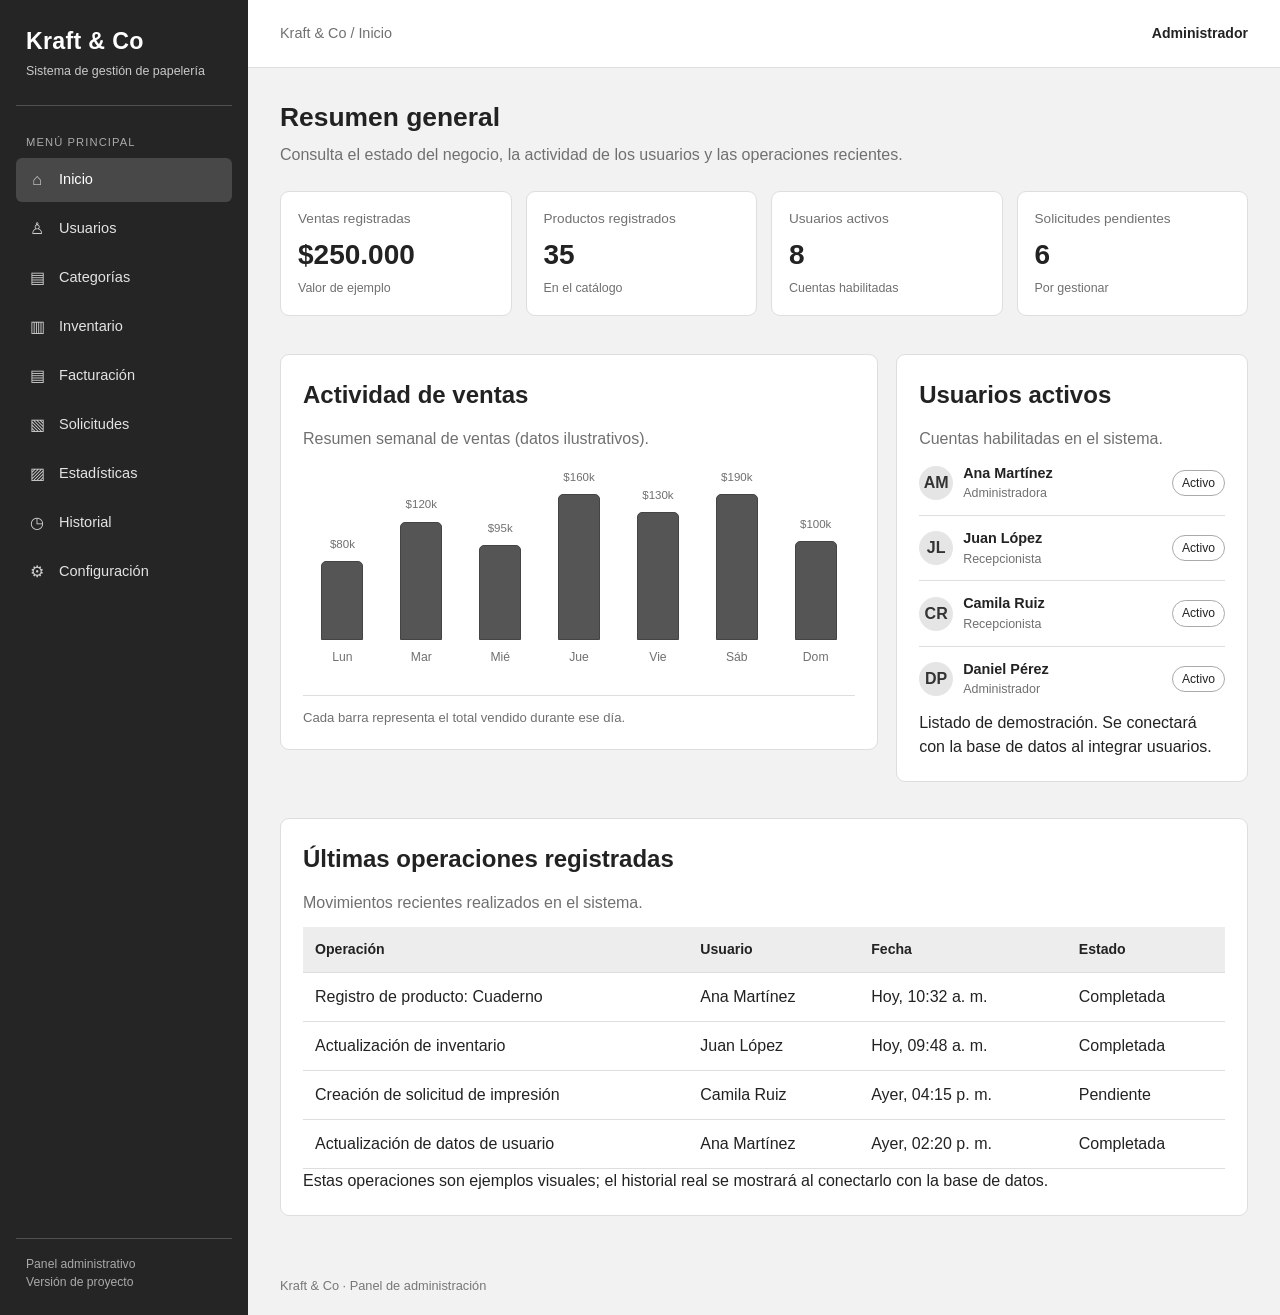
<file: backend/index.html>
<!DOCTYPE html>
<!DOCTYPE html>
<!DOCTYPE html>
<html lang="es">
 <head>
  <meta charset="utf-8"/>
  <meta content="width=device-width, initial-scale=1.0" name="viewport"/>
  <title>
   Kraft &amp; Co | Panel principal
  </title>
  <link href="css/estilos.css" rel="stylesheet"/>
 </head>
 <body>
  <div class="app-layout">
   <!-- Menú lateral: enlaces para cambiar de sección -->
   <aside class="sidebar">
    <div class="brand">
     <h1>
      Kraft &amp; Co
     </h1>
     <p>
      Sistema de gestión de papelería
     </p>
    </div>
    <div class="nav-title">
     Menú principal
    </div>
    <nav class="nav-list">
     <a class="active" href="index.html">
      <span class="nav-icon">
       ⌂
      </span>
      <span>
       Inicio
      </span>
     </a>
     <a href="modulos/usuarios/index.html">
      <span class="nav-icon">
       ♙
      </span>
      <span>
       Usuarios
      </span>
     </a>
     <a href="modulos/categorias/index.html">
      <span class="nav-icon">
       ▤
      </span>
      <span>
       Categorías
      </span>
     </a>
     <a href="modulos/inventario/index.html">
      <span class="nav-icon">
       ▥
      </span>
      <span>
       Inventario
      </span>
     </a>
     <a href="./modulos/facturacion/index.html">
      <span class="nav-icon">
       ▤
      </span>
      <span>
       Facturación
      </span>
     </a>
     <a href="modulos/solicitudes/index.html">
      <span class="nav-icon">
       ▧
      </span>
      <span>
       Solicitudes
      </span>
     </a>
     <a href="modulos/estadisticas/index.html">
      <span class="nav-icon">
       ▨
      </span>
      <span>
       Estadísticas
      </span>
     </a>
     <a href="modulos/historial/index.html">
      <span class="nav-icon">
       ◷
      </span>
      <span>
       Historial
      </span>
     </a>
     <a href="modulos/configuracion/index.html">
      <span class="nav-icon">
       ⚙
      </span>
      <span>
       Configuración
      </span>
     </a>
    </nav>
    <div class="sidebar-foot">
     Panel administrativo
     <br/>
     Versión de proyecto
    </div>
   </aside>
   <div class="main-area">
    <!-- Encabezado: muestra el nombre de la sección -->
    <header class="topbar">
     <span class="crumb">
      Kraft &amp; Co / Inicio
     </span>
     <span class="user">
      Administrador
     </span>
    </header>
    <!-- Contenido principal de esta página -->
    <main class="page-content">
     <section class="intro">
      <h2>
       Resumen general
      </h2>
      <p>
       Consulta el estado del negocio, la actividad de los usuarios y las operaciones recientes.
      </p>
     </section>
     <section aria-label="Indicadores principales" class="kpi-grid">
      <article class="kpi">
       <div class="kpi-label">
        Ventas registradas
       </div>
       <div class="kpi-value">
        $250.000
       </div>
       <div class="kpi-note">
        Valor de ejemplo
       </div>
      </article>
      <article class="kpi">
       <div class="kpi-label">
        Productos registrados
       </div>
       <div class="kpi-value">
        35
       </div>
       <div class="kpi-note">
        En el catálogo
       </div>
      </article>
      <article class="kpi">
       <div class="kpi-label">
        Usuarios activos
       </div>
       <div class="kpi-value">
        8
       </div>
       <div class="kpi-note">
        Cuentas habilitadas
       </div>
      </article>
      <article class="kpi">
       <div class="kpi-label">
        Solicitudes pendientes
       </div>
       <div class="kpi-value">
        6
       </div>
       <div class="kpi-note">
        Por gestionar
       </div>
      </article>
     </section>
     <div class="dashboard-grid">
      <section class="bloque">
       <h2>
        Actividad de ventas
       </h2>
       <p class="descripcion">
        Resumen semanal de ventas (datos ilustrativos).
       </p>
       <div aria-label="Gráfica de barras de ventas de lunes a domingo" class="chart-wrap" role="img">
        <div class="chart-column">
         <span class="chart-value">
          $80k
         </span>
         <div class="chart-bar" style="height:40%">
         </div>
         <span class="chart-day">
          Lun
         </span>
        </div>
        <div class="chart-column">
         <span class="chart-value">
          $120k
         </span>
         <div class="chart-bar" style="height:60%">
         </div>
         <span class="chart-day">
          Mar
         </span>
        </div>
        <div class="chart-column">
         <span class="chart-value">
          $95k
         </span>
         <div class="chart-bar" style="height:48%">
         </div>
         <span class="chart-day">
          Mié
         </span>
        </div>
        <div class="chart-column">
         <span class="chart-value">
          $160k
         </span>
         <div class="chart-bar" style="height:80%">
         </div>
         <span class="chart-day">
          Jue
         </span>
        </div>
        <div class="chart-column">
         <span class="chart-value">
          $130k
         </span>
         <div class="chart-bar" style="height:65%">
         </div>
         <span class="chart-day">
          Vie
         </span>
        </div>
        <div class="chart-column">
         <span class="chart-value">
          $190k
         </span>
         <div class="chart-bar" style="height:95%">
         </div>
         <span class="chart-day">
          Sáb
         </span>
        </div>
        <div class="chart-column">
         <span class="chart-value">
          $100k
         </span>
         <div class="chart-bar" style="height:50%">
         </div>
         <span class="chart-day">
          Dom
         </span>
        </div>
       </div>
       <p class="chart-legend">
        Cada barra representa el total vendido durante ese día.
       </p>
      </section>
      <section class="bloque">
       <h2>
        Usuarios activos
       </h2>
       <p class="descripcion">
        Cuentas habilitadas en el sistema.
       </p>
       <div class="panel-list">
        <div class="panel-row">
         <div class="person">
          <div class="avatar">
           AM
          </div>
          <div>
           <div class="person-name">
            Ana Martínez
           </div>
           <div class="person-role">
            Administradora
           </div>
          </div>
         </div>
         <span class="status">
          Activo
         </span>
        </div>
        <div class="panel-row">
         <div class="person">
          <div class="avatar">
           JL
          </div>
          <div>
           <div class="person-name">
            Juan López
           </div>
           <div class="person-role">
            Recepcionista
           </div>
          </div>
         </div>
         <span class="status">
          Activo
         </span>
        </div>
        <div class="panel-row">
         <div class="person">
          <div class="avatar">
           CR
          </div>
          <div>
           <div class="person-name">
            Camila Ruiz
           </div>
           <div class="person-role">
            Recepcionista
           </div>
          </div>
         </div>
         <span class="status">
          Activo
         </span>
        </div>
        <div class="panel-row">
         <div class="person">
          <div class="avatar">
           DP
          </div>
          <div>
           <div class="person-name">
            Daniel Pérez
           </div>
           <div class="person-role">
            Administrador
           </div>
          </div>
         </div>
         <span class="status">
          Activo
         </span>
        </div>
       </div>
       <p class="ayuda">
        Listado de demostración. Se conectará con la base de datos al integrar usuarios.
       </p>
      </section>
     </div>
     <section class="bloque">
      <h2>
       Últimas operaciones registradas
      </h2>
      <p class="descripcion">
       Movimientos recientes realizados en el sistema.
      </p>
      <div class="tabla-contenedor">
       <table>
        <thead>
         <tr>
          <th>
           Operación
          </th>
          <th>
           Usuario
          </th>
          <th>
           Fecha
          </th>
          <th>
           Estado
          </th>
         </tr>
        </thead>
        <tbody>
         <tr>
          <td>
           Registro de producto: Cuaderno
          </td>
          <td>
           Ana Martínez
          </td>
          <td>
           Hoy, 10:32 a. m.
          </td>
          <td>
           Completada
          </td>
         </tr>
         <tr>
          <td>
           Actualización de inventario
          </td>
          <td>
           Juan López
          </td>
          <td>
           Hoy, 09:48 a. m.
          </td>
          <td>
           Completada
          </td>
         </tr>
         <tr>
          <td>
           Creación de solicitud de impresión
          </td>
          <td>
           Camila Ruiz
          </td>
          <td>
           Ayer, 04:15 p. m.
          </td>
          <td>
           Pendiente
          </td>
         </tr>
         <tr>
          <td>
           Actualización de datos de usuario
          </td>
          <td>
           Ana Martínez
          </td>
          <td>
           Ayer, 02:20 p. m.
          </td>
          <td>
           Completada
          </td>
         </tr>
        </tbody>
       </table>
      </div>
      <p class="ayuda">
       Estas operaciones son ejemplos visuales; el historial real se mostrará al conectarlo con la base de datos.
      </p>
     </section>
    </main>
    <footer class="pie">
     Kraft &amp; Co · Panel de administración
    </footer>
   </div>
  </div>
 </body>
</html>
</file>
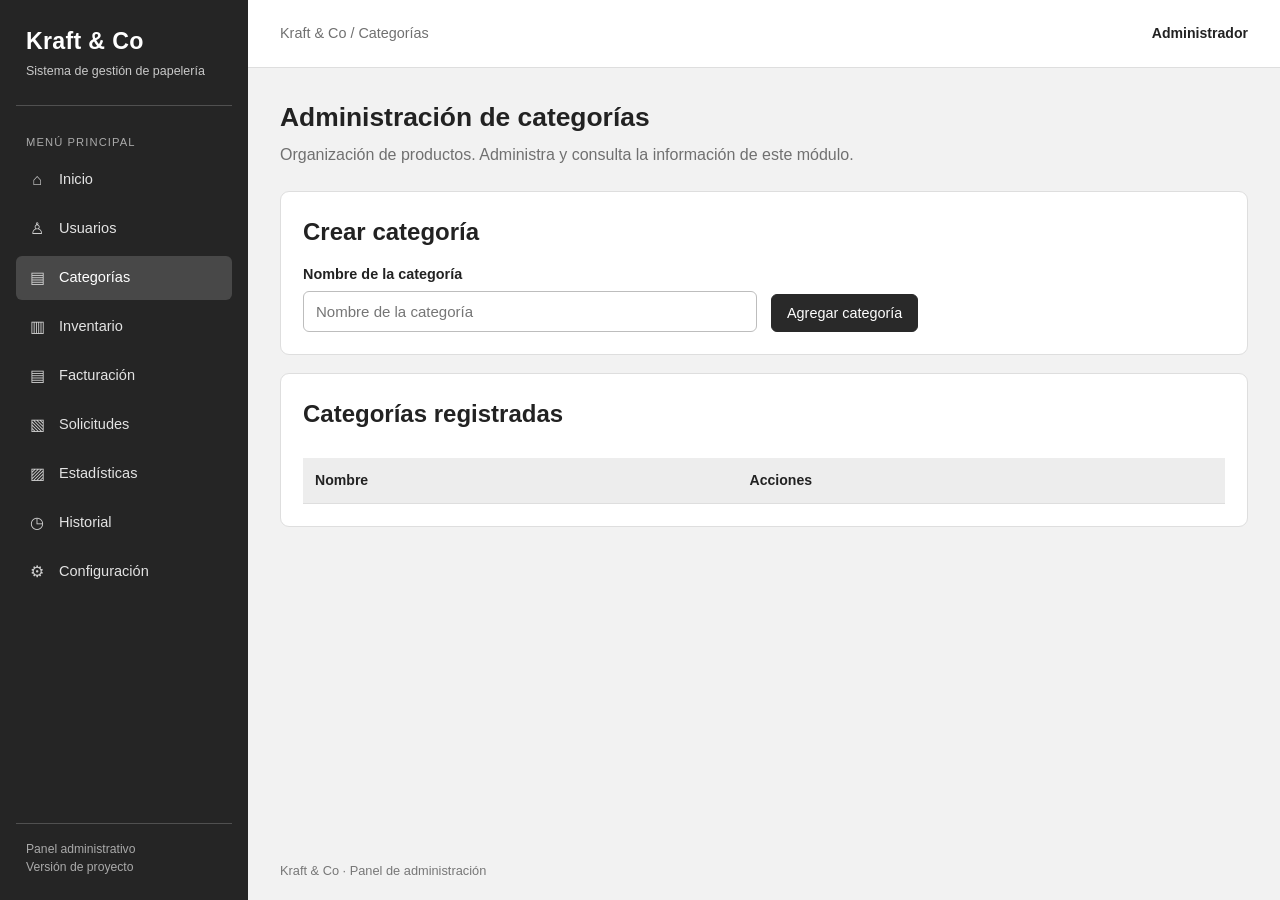
<file: backend/modulos/categorias/index.html>
<!DOCTYPE html>
<!DOCTYPE html>
<!DOCTYPE html>
<html lang="es">
 <head>
  <meta charset="utf-8"/>
  <meta content="width=device-width, initial-scale=1.0" name="viewport"/>
  <title>
   Administración de categorías | Kraft &amp; Co
  </title>
  <link href="../../css/estilos.css" rel="stylesheet"/>
 </head>
 <body>
  <div class="app-layout">
   <!-- Menú lateral: enlaces para cambiar de sección -->
   <aside class="sidebar">
    <div class="brand">
     <h1>
      Kraft &amp; Co
     </h1>
     <p>
      Sistema de gestión de papelería
     </p>
    </div>
    <div class="nav-title">
     Menú principal
    </div>
    <nav class="nav-list">
     <a href="../../index.html">
      <span class="nav-icon">
       ⌂
      </span>
      <span>
       Inicio
      </span>
     </a>
     <a href="../../modulos/usuarios/index.html">
      <span class="nav-icon">
       ♙
      </span>
      <span>
       Usuarios
      </span>
     </a>
     <a class="active" href="../../modulos/categorias/index.html">
      <span class="nav-icon">
       ▤
      </span>
      <span>
       Categorías
      </span>
     </a>
     <a href="../../modulos/inventario/index.html">
      <span class="nav-icon">
       ▥
      </span>
      <span>
       Inventario
      </span>
     </a>
     <a href="../../modulos/facturacion/index.html">
      <span class="nav-icon">
       ▤
      </span>
      <span>
       Facturación
      </span>
     </a>
     <a href="../../modulos/solicitudes/index.html">
      <span class="nav-icon">
       ▧
      </span>
      <span>
       Solicitudes
      </span>
     </a>
     <a href="../../modulos/estadisticas/index.html">
      <span class="nav-icon">
       ▨
      </span>
      <span>
       Estadísticas
      </span>
     </a>
     <a href="../../modulos/historial/index.html">
      <span class="nav-icon">
       ◷
      </span>
      <span>
       Historial
      </span>
     </a>
     <a href="../../modulos/configuracion/index.html">
      <span class="nav-icon">
       ⚙
      </span>
      <span>
       Configuración
      </span>
     </a>
    </nav>
    <div class="sidebar-foot">
     Panel administrativo
     <br/>
     Versión de proyecto
    </div>
   </aside>
   <div class="main-area">
    <!-- Encabezado: muestra el nombre de la sección -->
    <header class="topbar">
     <span class="crumb">
      Kraft &amp; Co / Categorías
     </span>
     <span class="user">
      Administrador
     </span>
    </header>
    <!-- Contenido principal de esta página -->
    <main class="page-content">
     <section class="intro">
      <h2>
       Administración de categorías
      </h2>
      <p>
       Organización de productos. Administra y consulta la información de este módulo.
      </p>
     </section>
     <section class="bloque">
      <h2>
       Crear categoría
      </h2>
      <div class="formulario">
       <div class="campo">
        <label for="nombreCategoria">
         Nombre de la categoría
        </label>
        <input id="nombreCategoria" placeholder="Nombre de la categoría"/>
       </div>
       <div>
        <button onclick="registrarCategoria()">
         Agregar categoría
        </button>
       </div>
      </div>
     </section>
     <section class="bloque">
      <h2>
       Categorías registradas
      </h2>
      <div class="tabla-contenedor">
       <table>
        <thead>
         <tr>
          <th>
           Nombre
          </th>
          <th>
           Acciones
          </th>
         </tr>
        </thead>
        <tbody id="tablaCategorias">
        </tbody>
       </table>
      </div>
     </section>
    </main>
    <footer class="pie">
     Kraft &amp; Co · Panel de administración
    </footer>
   </div>
  </div>
  <script src="funciones.js">
  </script>
 </body>
</html>
</file>
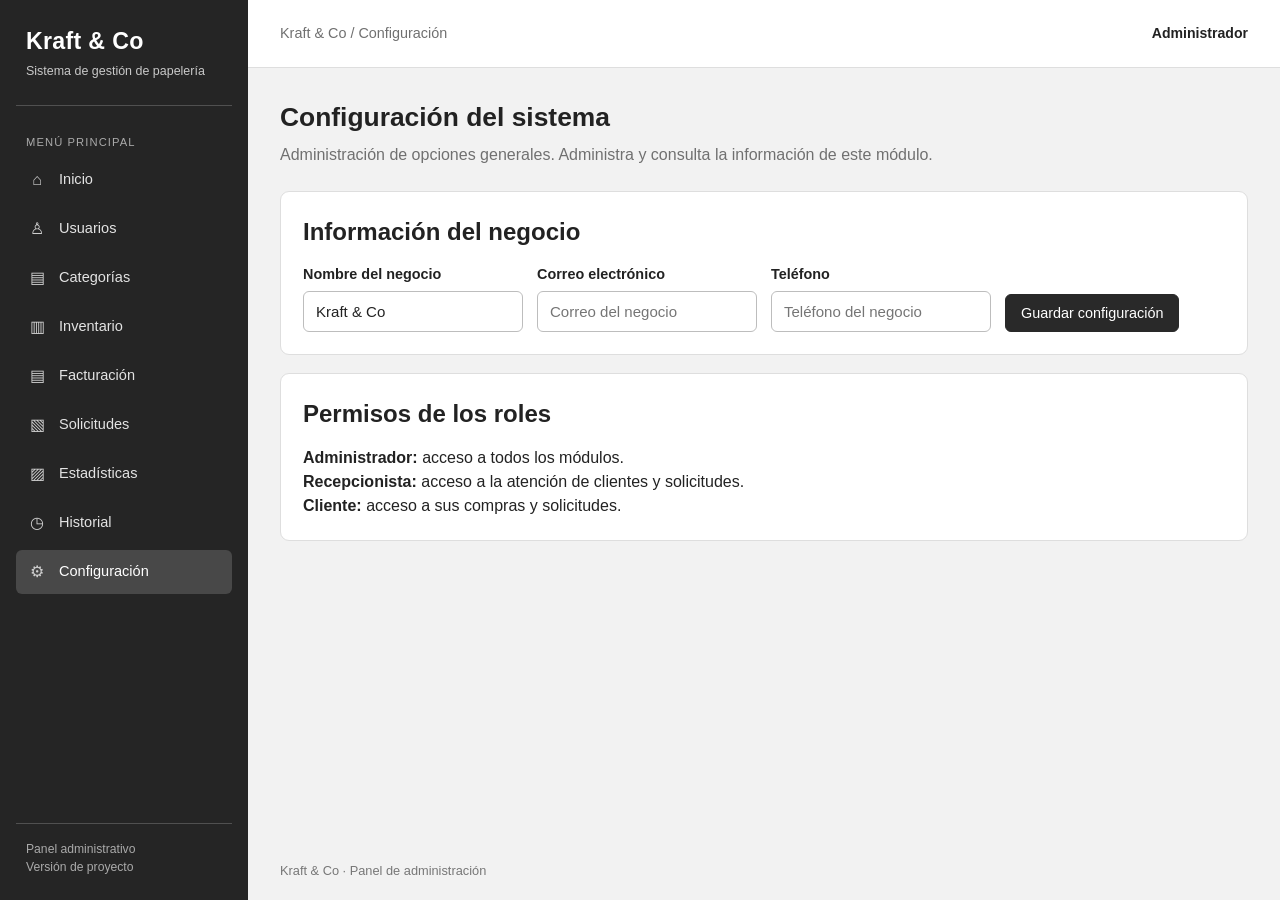
<file: backend/modulos/configuracion/index.html>
<!DOCTYPE html>
<!DOCTYPE html>
<!DOCTYPE html>
<html lang="es">
 <head>
  <meta charset="utf-8"/>
  <meta content="width=device-width, initial-scale=1.0" name="viewport"/>
  <title>
   Configuración del sistema | Kraft &amp; Co
  </title>
  <link href="../../css/estilos.css" rel="stylesheet"/>
 </head>
 <body>
  <div class="app-layout">
   <!-- Menú lateral: enlaces para cambiar de sección -->
   <aside class="sidebar">
    <div class="brand">
     <h1>
      Kraft &amp; Co
     </h1>
     <p>
      Sistema de gestión de papelería
     </p>
    </div>
    <div class="nav-title">
     Menú principal
    </div>
    <nav class="nav-list">
     <a href="../../index.html">
      <span class="nav-icon">
       ⌂
      </span>
      <span>
       Inicio
      </span>
     </a>
     <a href="../../modulos/usuarios/index.html">
      <span class="nav-icon">
       ♙
      </span>
      <span>
       Usuarios
      </span>
     </a>
     <a href="../../modulos/categorias/index.html">
      <span class="nav-icon">
       ▤
      </span>
      <span>
       Categorías
      </span>
     </a>
     <a href="../../modulos/inventario/index.html">
      <span class="nav-icon">
       ▥
      </span>
      <span>
       Inventario
      </span>
     </a>
     <a href="../../modulos/facturacion/index.html">
      <span class="nav-icon">
       ▤
      </span>
      <span>
       Facturación
      </span>
     </a>
     <a href="../../modulos/solicitudes/index.html">
      <span class="nav-icon">
       ▧
      </span>
      <span>
       Solicitudes
      </span>
     </a>
     <a href="../../modulos/estadisticas/index.html">
      <span class="nav-icon">
       ▨
      </span>
      <span>
       Estadísticas
      </span>
     </a>
     <a href="../../modulos/historial/index.html">
      <span class="nav-icon">
       ◷
      </span>
      <span>
       Historial
      </span>
     </a>
     <a class="active" href="../../modulos/configuracion/index.html">
      <span class="nav-icon">
       ⚙
      </span>
      <span>
       Configuración
      </span>
     </a>
    </nav>
    <div class="sidebar-foot">
     Panel administrativo
     <br/>
     Versión de proyecto
    </div>
   </aside>
   <div class="main-area">
    <!-- Encabezado: muestra el nombre de la sección -->
    <header class="topbar">
     <span class="crumb">
      Kraft &amp; Co / Configuración
     </span>
     <span class="user">
      Administrador
     </span>
    </header>
    <!-- Contenido principal de esta página -->
    <main class="page-content">
     <section class="intro">
      <h2>
       Configuración del sistema
      </h2>
      <p>
       Administración de opciones generales. Administra y consulta la información de este módulo.
      </p>
     </section>
     <section class="bloque">
      <h2>
       Información del negocio
      </h2>
      <div class="formulario">
       <div class="campo">
        <label for="nombreNegocio">
         Nombre del negocio
        </label>
        <input id="nombreNegocio" value="Kraft &amp; Co"/>
       </div>
       <div class="campo">
        <label for="correoNegocio">
         Correo electrónico
        </label>
        <input id="correoNegocio" placeholder="Correo del negocio" type="email"/>
       </div>
       <div class="campo">
        <label for="telefonoNegocio">
         Teléfono
        </label>
        <input id="telefonoNegocio" placeholder="Teléfono del negocio"/>
       </div>
       <div>
        <button onclick="guardarConfiguracion()">
         Guardar configuración
        </button>
       </div>
      </div>
      <p class="ayuda" id="mensaje">
      </p>
     </section>
     <section class="bloque">
      <h2>
       Permisos de los roles
      </h2>
      <p>
       <strong>
        Administrador:
       </strong>
       acceso a todos los módulos.
      </p>
      <p>
       <strong>
        Recepcionista:
       </strong>
       acceso a la atención de clientes y solicitudes.
      </p>
      <p>
       <strong>
        Cliente:
       </strong>
       acceso a sus compras y solicitudes.
      </p>
     </section>
    </main>
    <footer class="pie">
     Kraft &amp; Co · Panel de administración
    </footer>
   </div>
  </div>
  <script src="funciones.js">
  </script>
 </body>
</html>
</file>
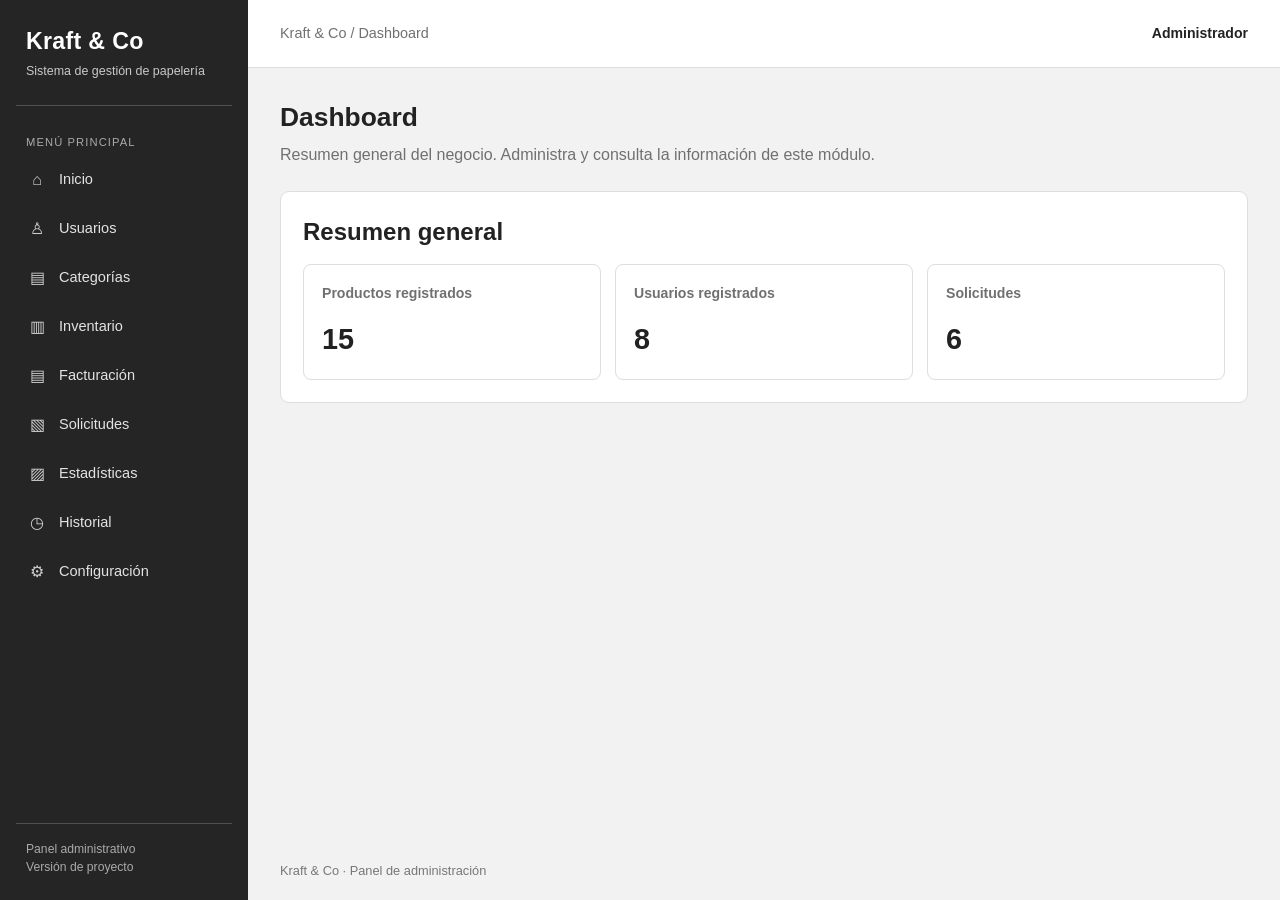
<file: backend/modulos/dasboard/index.html>
<!DOCTYPE html>
<!DOCTYPE html>
<!DOCTYPE html>
<html lang="es">
 <head>
  <meta charset="utf-8"/>
  <meta content="width=device-width, initial-scale=1.0" name="viewport"/>
  <title>
   Dashboard | Kraft &amp; Co
  </title>
  <link href="../../css/estilos.css" rel="stylesheet"/>
 </head>
 <body>
  <div class="app-layout">
   <!-- Menú lateral: enlaces para cambiar de sección -->
   <aside class="sidebar">
    <div class="brand">
     <h1>
      Kraft &amp; Co
     </h1>
     <p>
      Sistema de gestión de papelería
     </p>
    </div>
    <div class="nav-title">
     Menú principal
    </div>
    <nav class="nav-list">
     <a href="../../index.html">
      <span class="nav-icon">
       ⌂
      </span>
      <span>
       Inicio
      </span>
     </a>
     <a href="../../modulos/usuarios/index.html">
      <span class="nav-icon">
       ♙
      </span>
      <span>
       Usuarios
      </span>
     </a>
     <a href="../../modulos/categorias/index.html">
      <span class="nav-icon">
       ▤
      </span>
      <span>
       Categorías
      </span>
     </a>
     <a href="../../modulos/inventario/index.html">
      <span class="nav-icon">
       ▥
      </span>
      <span>
       Inventario
      </span>
     </a>
     <a href="../../modulos/facturacion/index.html">
      <span class="nav-icon">
       ▤
      </span>
      <span>
       Facturación
      </span>
     </a>
     <a href="../../modulos/solicitudes/index.html">
      <span class="nav-icon">
       ▧
      </span>
      <span>
       Solicitudes
      </span>
     </a>
     <a href="../../modulos/estadisticas/index.html">
      <span class="nav-icon">
       ▨
      </span>
      <span>
       Estadísticas
      </span>
     </a>
     <a href="../../modulos/historial/index.html">
      <span class="nav-icon">
       ◷
      </span>
      <span>
       Historial
      </span>
     </a>
     <a href="../../modulos/configuracion/index.html">
      <span class="nav-icon">
       ⚙
      </span>
      <span>
       Configuración
      </span>
     </a>
    </nav>
    <div class="sidebar-foot">
     Panel administrativo
     <br/>
     Versión de proyecto
    </div>
   </aside>
   <div class="main-area">
    <!-- Encabezado: muestra el nombre de la sección -->
    <header class="topbar">
     <span class="crumb">
      Kraft &amp; Co / Dashboard
     </span>
     <span class="user">
      Administrador
     </span>
    </header>
    <!-- Contenido principal de esta página -->
    <main class="page-content">
     <section class="intro">
      <h2>
       Dashboard
      </h2>
      <p>
       Resumen general del negocio. Administra y consulta la información de este módulo.
      </p>
     </section>
     <section class="bloque">
      <h2>
       Resumen general
      </h2>
      <div class="resumen-grid">
       <div class="resumen-item">
        <h3>
         Productos registrados
        </h3>
        <strong id="totalProductos">
         0
        </strong>
       </div>
       <div class="resumen-item">
        <h3>
         Usuarios registrados
        </h3>
        <strong id="totalUsuarios">
         0
        </strong>
       </div>
       <div class="resumen-item">
        <h3>
         Solicitudes
        </h3>
        <strong id="totalSolicitudes">
         0
        </strong>
       </div>
      </div>
     </section>
    </main>
    <footer class="pie">
     Kraft &amp; Co · Panel de administración
    </footer>
   </div>
  </div>
  <script src="funciones.js">
  </script>
 </body>
</html>
</file>
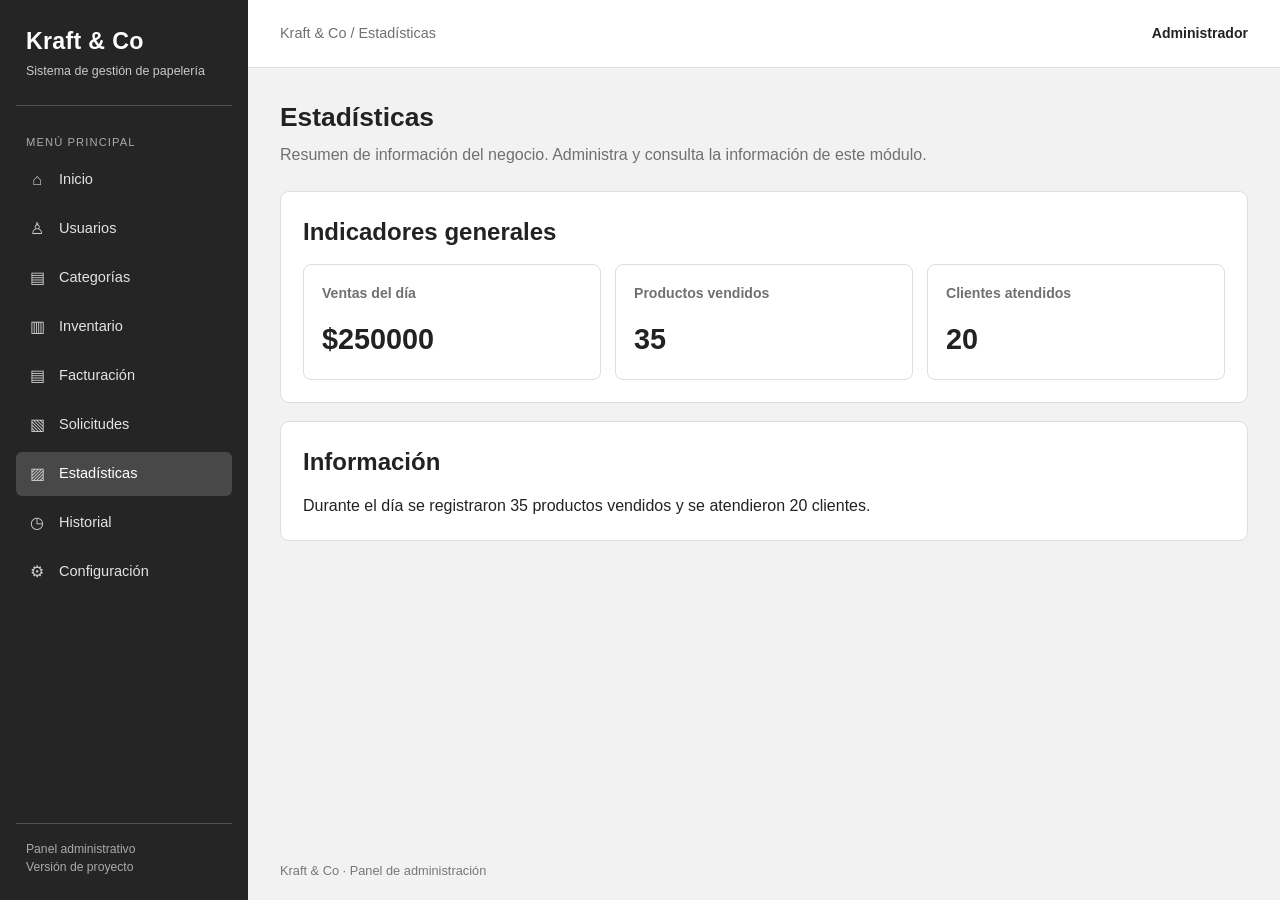
<file: backend/modulos/estadisticas/index.html>
<!DOCTYPE html>
<!DOCTYPE html>
<!DOCTYPE html>
<html lang="es">
 <head>
  <meta charset="utf-8"/>
  <meta content="width=device-width, initial-scale=1.0" name="viewport"/>
  <title>
   Estadísticas | Kraft &amp; Co
  </title>
  <link href="../../css/estilos.css" rel="stylesheet"/>
 </head>
 <body>
  <div class="app-layout">
   <!-- Menú lateral: enlaces para cambiar de sección -->
   <aside class="sidebar">
    <div class="brand">
     <h1>
      Kraft &amp; Co
     </h1>
     <p>
      Sistema de gestión de papelería
     </p>
    </div>
    <div class="nav-title">
     Menú principal
    </div>
    <nav class="nav-list">
     <a href="../../index.html">
      <span class="nav-icon">
       ⌂
      </span>
      <span>
       Inicio
      </span>
     </a>
     <a href="../../modulos/usuarios/index.html">
      <span class="nav-icon">
       ♙
      </span>
      <span>
       Usuarios
      </span>
     </a>
     <a href="../../modulos/categorias/index.html">
      <span class="nav-icon">
       ▤
      </span>
      <span>
       Categorías
      </span>
     </a>
     <a href="../../modulos/inventario/index.html">
      <span class="nav-icon">
       ▥
      </span>
      <span>
       Inventario
      </span>
     </a>
     <a href="../../modulos/facturacion/index.html">
      <span class="nav-icon">
       ▤
      </span>
      <span>
       Facturación
      </span>
     </a>
     <a href="../../modulos/solicitudes/index.html">
      <span class="nav-icon">
       ▧
      </span>
      <span>
       Solicitudes
      </span>
     </a>
     <a class="active" href="../../modulos/estadisticas/index.html">
      <span class="nav-icon">
       ▨
      </span>
      <span>
       Estadísticas
      </span>
     </a>
     <a href="../../modulos/historial/index.html">
      <span class="nav-icon">
       ◷
      </span>
      <span>
       Historial
      </span>
     </a>
     <a href="../../modulos/configuracion/index.html">
      <span class="nav-icon">
       ⚙
      </span>
      <span>
       Configuración
      </span>
     </a>
    </nav>
    <div class="sidebar-foot">
     Panel administrativo
     <br/>
     Versión de proyecto
    </div>
   </aside>
   <div class="main-area">
    <!-- Encabezado: muestra el nombre de la sección -->
    <header class="topbar">
     <span class="crumb">
      Kraft &amp; Co / Estadísticas
     </span>
     <span class="user">
      Administrador
     </span>
    </header>
    <!-- Contenido principal de esta página -->
    <main class="page-content">
     <section class="intro">
      <h2>
       Estadísticas
      </h2>
      <p>
       Resumen de información del negocio. Administra y consulta la información de este módulo.
      </p>
     </section>
     <section class="bloque">
      <h2>
       Indicadores generales
      </h2>
      <div class="resumen-grid">
       <div class="resumen-item">
        <h3>
         Ventas del día
        </h3>
        <strong id="ventas">
         $250.000
        </strong>
       </div>
       <div class="resumen-item">
        <h3>
         Productos vendidos
        </h3>
        <strong id="vendidos">
         35
        </strong>
       </div>
       <div class="resumen-item">
        <h3>
         Clientes atendidos
        </h3>
        <strong id="clientes">
         20
        </strong>
       </div>
      </div>
     </section>
     <section class="bloque">
      <h2>
       Información
      </h2>
      <p id="resumen">
      </p>
     </section>
    </main>
    <footer class="pie">
     Kraft &amp; Co · Panel de administración
    </footer>
   </div>
  </div>
  <script src="funciones.js">
  </script>
 </body>
</html>
</file>
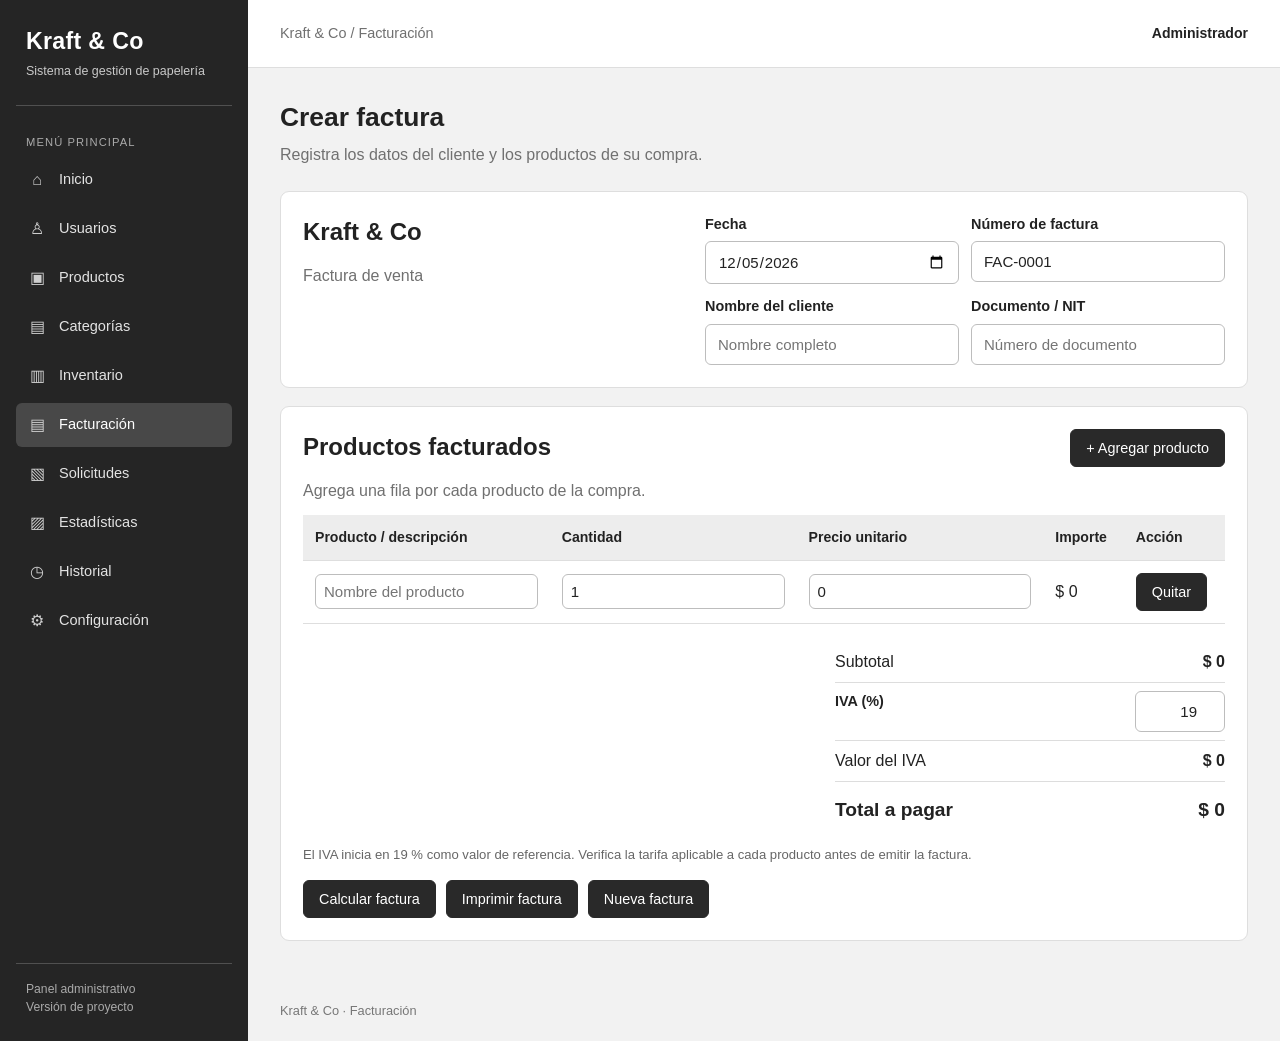
<file: backend/modulos/facturacion/index.html>
<!DOCTYPE html>
<!DOCTYPE html>
<!DOCTYPE html>
<html lang="es">
 <head>
  <meta charset="utf-8"/>
  <meta content="width=device-width, initial-scale=1.0" name="viewport"/>
  <title>
   Facturación | Kraft &amp; Co
  </title>
  <link href="../../css/estilos.css" rel="stylesheet"/>
  <style>
   .invoice-head{display:flex;justify-content:space-between;gap:18px;align-items:flex-start;flex-wrap:wrap}
.invoice-meta{display:grid;grid-template-columns:repeat(2,minmax(160px,1fr));gap:12px;max-width:520px;width:100%}
.invoice-table input{min-width:75px;padding:8px}
.invoice-table .product-name{min-width:180px}
.invoice-actions{display:flex;gap:10px;flex-wrap:wrap;margin-top:16px}
.invoice-total{max-width:390px;margin:18px 0 0 auto}
.total-row{display:flex;justify-content:space-between;padding:8px 0;border-bottom:1px solid #ddd}
.total-row.grand{font-size:1.2rem;font-weight:700;border-bottom:0;padding-top:14px}
.invoice-note{font-size:.82rem;color:#666;margin-top:12px}
@media print{
 body{background:#fff!important}.sidebar,.topbar,.pie,.no-print{display:none!important}
 .app-layout,.main-area{display:block!important}.page-content{padding:0!important;width:100%!important}
 .bloque{border:0!important;padding:0!important;margin:12px 0!important}
 input,select{border:0!important;padding:3px!important;appearance:none}
 .invoice-table input{min-width:0}
}
  </style>
 </head>
 <body>
  <div class="app-layout">
   <!-- Menú lateral: enlaces para cambiar de sección -->
   <aside class="sidebar">
    <div class="brand">
     <h1>
      Kraft &amp; Co
     </h1>
     <p>
      Sistema de gestión de papelería
     </p>
    </div>
    <div class="nav-title">
     Menú principal
    </div>
    <nav class="nav-list">
     <a href="../../index.html">
      <span class="nav-icon">
       ⌂
      </span>
      <span>
       Inicio
      </span>
     </a>
     <a href="../usuarios/index.html">
      <span class="nav-icon">
       ♙
      </span>
      <span>
       Usuarios
      </span>
     </a>
     <a href="../productos/index.html">
      <span class="nav-icon">
       ▣
      </span>
      <span>
       Productos
      </span>
     </a>
     <a href="../categorias/index.html">
      <span class="nav-icon">
       ▤
      </span>
      <span>
       Categorías
      </span>
     </a>
     <a href="../inventario/index.html">
      <span class="nav-icon">
       ▥
      </span>
      <span>
       Inventario
      </span>
     </a>
     <a class="active" href="index.html">
      <span class="nav-icon">
       ▤
      </span>
      <span>
       Facturación
      </span>
     </a>
     <a href="../solicitudes/index.html">
      <span class="nav-icon">
       ▧
      </span>
      <span>
       Solicitudes
      </span>
     </a>
     <a href="../estadisticas/index.html">
      <span class="nav-icon">
       ▨
      </span>
      <span>
       Estadísticas
      </span>
     </a>
     <a href="../historial/index.html">
      <span class="nav-icon">
       ◷
      </span>
      <span>
       Historial
      </span>
     </a>
     <a href="../configuracion/index.html">
      <span class="nav-icon">
       ⚙
      </span>
      <span>
       Configuración
      </span>
     </a>
    </nav>
    <div class="sidebar-foot">
     Panel administrativo
     <br/>
     Versión de proyecto
    </div>
   </aside>
   <div class="main-area">
    <!-- Encabezado: muestra el nombre de la sección -->
    <header class="topbar">
     <span class="crumb">
      Kraft &amp; Co / Facturación
     </span>
     <span class="user">
      Administrador
     </span>
    </header>
    <!-- Contenido principal de esta página -->
    <main class="page-content">
     <section class="intro">
      <h2>
       Crear factura
      </h2>
      <p>
       Registra los datos del cliente y los productos de su compra.
      </p>
     </section>
     <section class="bloque">
      <div class="invoice-head">
       <div>
        <h2>
         Kraft &amp; Co
        </h2>
        <p class="descripcion">
         Factura de venta
        </p>
        <p class="ayuda" id="invoiceNumber">
        </p>
       </div>
       <div class="invoice-meta">
        <div class="campo">
         <label for="fecha">
          Fecha
         </label>
         <input id="fecha" type="date"/>
        </div>
        <div class="campo">
         <label for="numero">
          Número de factura
         </label>
         <input id="numero" value="FAC-0001"/>
        </div>
        <div class="campo">
         <label for="cliente">
          Nombre del cliente
         </label>
         <input id="cliente" placeholder="Nombre completo"/>
        </div>
        <div class="campo">
         <label for="documento">
          Documento / NIT
         </label>
         <input id="documento" placeholder="Número de documento"/>
        </div>
       </div>
      </div>
     </section>
     <section class="bloque">
      <div class="invoice-head">
       <div>
        <h2>
         Productos facturados
        </h2>
        <p class="descripcion">
         Agrega una fila por cada producto de la compra.
        </p>
       </div>
       <button class="no-print" onclick="agregarFila()" type="button">
        + Agregar producto
       </button>
      </div>
      <div class="tabla-contenedor">
       <table class="invoice-table">
        <thead>
         <tr>
          <th>
           Producto / descripción
          </th>
          <th>
           Cantidad
          </th>
          <th>
           Precio unitario
          </th>
          <th>
           Importe
          </th>
          <th class="no-print">
           Acción
          </th>
         </tr>
        </thead>
        <tbody id="items">
         <tr>
          <td>
           <input aria-label="Producto" class="product-name" oninput="calcular()" placeholder="Nombre del producto"/>
          </td>
          <td>
           <input aria-label="Cantidad" min="1" oninput="calcular()" step="1" type="number" value="1"/>
          </td>
          <td>
           <input aria-label="Precio unitario" min="0" oninput="calcular()" step="1" type="number" value="0"/>
          </td>
          <td class="importe">
           $0
          </td>
          <td class="no-print">
           <button onclick="eliminarFila(this)" type="button">
            Quitar
           </button>
          </td>
         </tr>
        </tbody>
       </table>
      </div>
      <div class="invoice-total">
       <div class="total-row">
        <span>
         Subtotal
        </span>
        <strong id="subtotal">
         $0
        </strong>
       </div>
       <div class="total-row">
        <label for="iva">
         IVA (%)
        </label>
        <input id="iva" max="100" min="0" oninput="calcular()" style="max-width:90px;text-align:right" type="number" value="19"/>
       </div>
       <div class="total-row">
        <span>
         Valor del IVA
        </span>
        <strong id="valorIva">
         $0
        </strong>
       </div>
       <div class="total-row grand">
        <span>
         Total a pagar
        </span>
        <strong id="total">
         $0
        </strong>
       </div>
      </div>
      <p class="invoice-note">
       El IVA inicia en 19 % como valor de referencia. Verifica la tarifa aplicable a cada producto antes de emitir la factura.
      </p>
      <div class="invoice-actions no-print">
       <button onclick="calcular()" type="button">
        Calcular factura
       </button>
       <button onclick="window.print()" type="button">
        Imprimir factura
       </button>
       <button onclick="limpiarFactura()" type="button">
        Nueva factura
       </button>
      </div>
     </section>
    </main>
    <footer class="pie">
     Kraft &amp; Co · Facturación
    </footer>
   </div>
  </div>
  <script src="funciones.js">
  </script>
 </body>
</html>
</file>
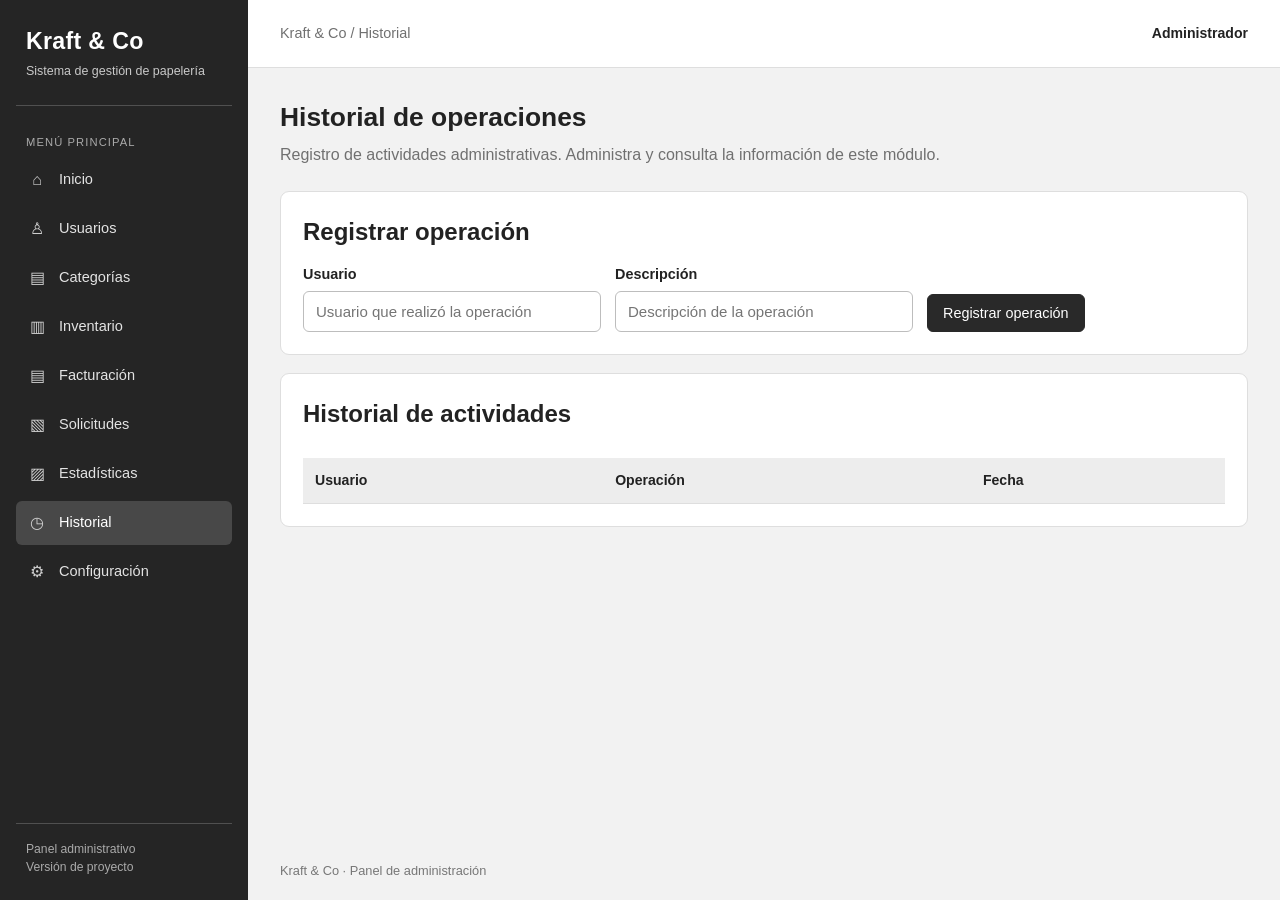
<file: backend/modulos/historial/index.html>
<!DOCTYPE html>
<!DOCTYPE html>
<!DOCTYPE html>
<html lang="es">
 <head>
  <meta charset="utf-8"/>
  <meta content="width=device-width, initial-scale=1.0" name="viewport"/>
  <title>
   Historial de operaciones | Kraft &amp; Co
  </title>
  <link href="../../css/estilos.css" rel="stylesheet"/>
 </head>
 <body>
  <div class="app-layout">
   <!-- Menú lateral: enlaces para cambiar de sección -->
   <aside class="sidebar">
    <div class="brand">
     <h1>
      Kraft &amp; Co
     </h1>
     <p>
      Sistema de gestión de papelería
     </p>
    </div>
    <div class="nav-title">
     Menú principal
    </div>
    <nav class="nav-list">
     <a href="../../index.html">
      <span class="nav-icon">
       ⌂
      </span>
      <span>
       Inicio
      </span>
     </a>
     <a href="../../modulos/usuarios/index.html">
      <span class="nav-icon">
       ♙
      </span>
      <span>
       Usuarios
      </span>
     </a>
     <a href="../../modulos/categorias/index.html">
      <span class="nav-icon">
       ▤
      </span>
      <span>
       Categorías
      </span>
     </a>
     <a href="../../modulos/inventario/index.html">
      <span class="nav-icon">
       ▥
      </span>
      <span>
       Inventario
      </span>
     </a>
     <a href="../../modulos/facturacion/index.html">
      <span class="nav-icon">
       ▤
      </span>
      <span>
       Facturación
      </span>
     </a>
     <a href="../../modulos/solicitudes/index.html">
      <span class="nav-icon">
       ▧
      </span>
      <span>
       Solicitudes
      </span>
     </a>
     <a href="../../modulos/estadisticas/index.html">
      <span class="nav-icon">
       ▨
      </span>
      <span>
       Estadísticas
      </span>
     </a>
     <a class="active" href="../../modulos/historial/index.html">
      <span class="nav-icon">
       ◷
      </span>
      <span>
       Historial
      </span>
     </a>
     <a href="../../modulos/configuracion/index.html">
      <span class="nav-icon">
       ⚙
      </span>
      <span>
       Configuración
      </span>
     </a>
    </nav>
    <div class="sidebar-foot">
     Panel administrativo
     <br/>
     Versión de proyecto
    </div>
   </aside>
   <div class="main-area">
    <!-- Encabezado: muestra el nombre de la sección -->
    <header class="topbar">
     <span class="crumb">
      Kraft &amp; Co / Historial
     </span>
     <span class="user">
      Administrador
     </span>
    </header>
    <!-- Contenido principal de esta página -->
    <main class="page-content">
     <section class="intro">
      <h2>
       Historial de operaciones
      </h2>
      <p>
       Registro de actividades administrativas. Administra y consulta la información de este módulo.
      </p>
     </section>
     <section class="bloque">
      <h2>
       Registrar operación
      </h2>
      <div class="formulario">
       <div class="campo">
        <label for="usuario">
         Usuario
        </label>
        <input id="usuario" placeholder="Usuario que realizó la operación"/>
       </div>
       <div class="campo">
        <label for="operacion">
         Descripción
        </label>
        <input id="operacion" placeholder="Descripción de la operación"/>
       </div>
       <div>
        <button onclick="registrarOperacion()">
         Registrar operación
        </button>
       </div>
      </div>
     </section>
     <section class="bloque">
      <h2>
       Historial de actividades
      </h2>
      <div class="tabla-contenedor">
       <table>
        <thead>
         <tr>
          <th>
           Usuario
          </th>
          <th>
           Operación
          </th>
          <th>
           Fecha
          </th>
         </tr>
        </thead>
        <tbody id="tablaHistorial">
        </tbody>
       </table>
      </div>
     </section>
    </main>
    <footer class="pie">
     Kraft &amp; Co · Panel de administración
    </footer>
   </div>
  </div>
  <script src="funciones.js">
  </script>
 </body>
</html>
</file>
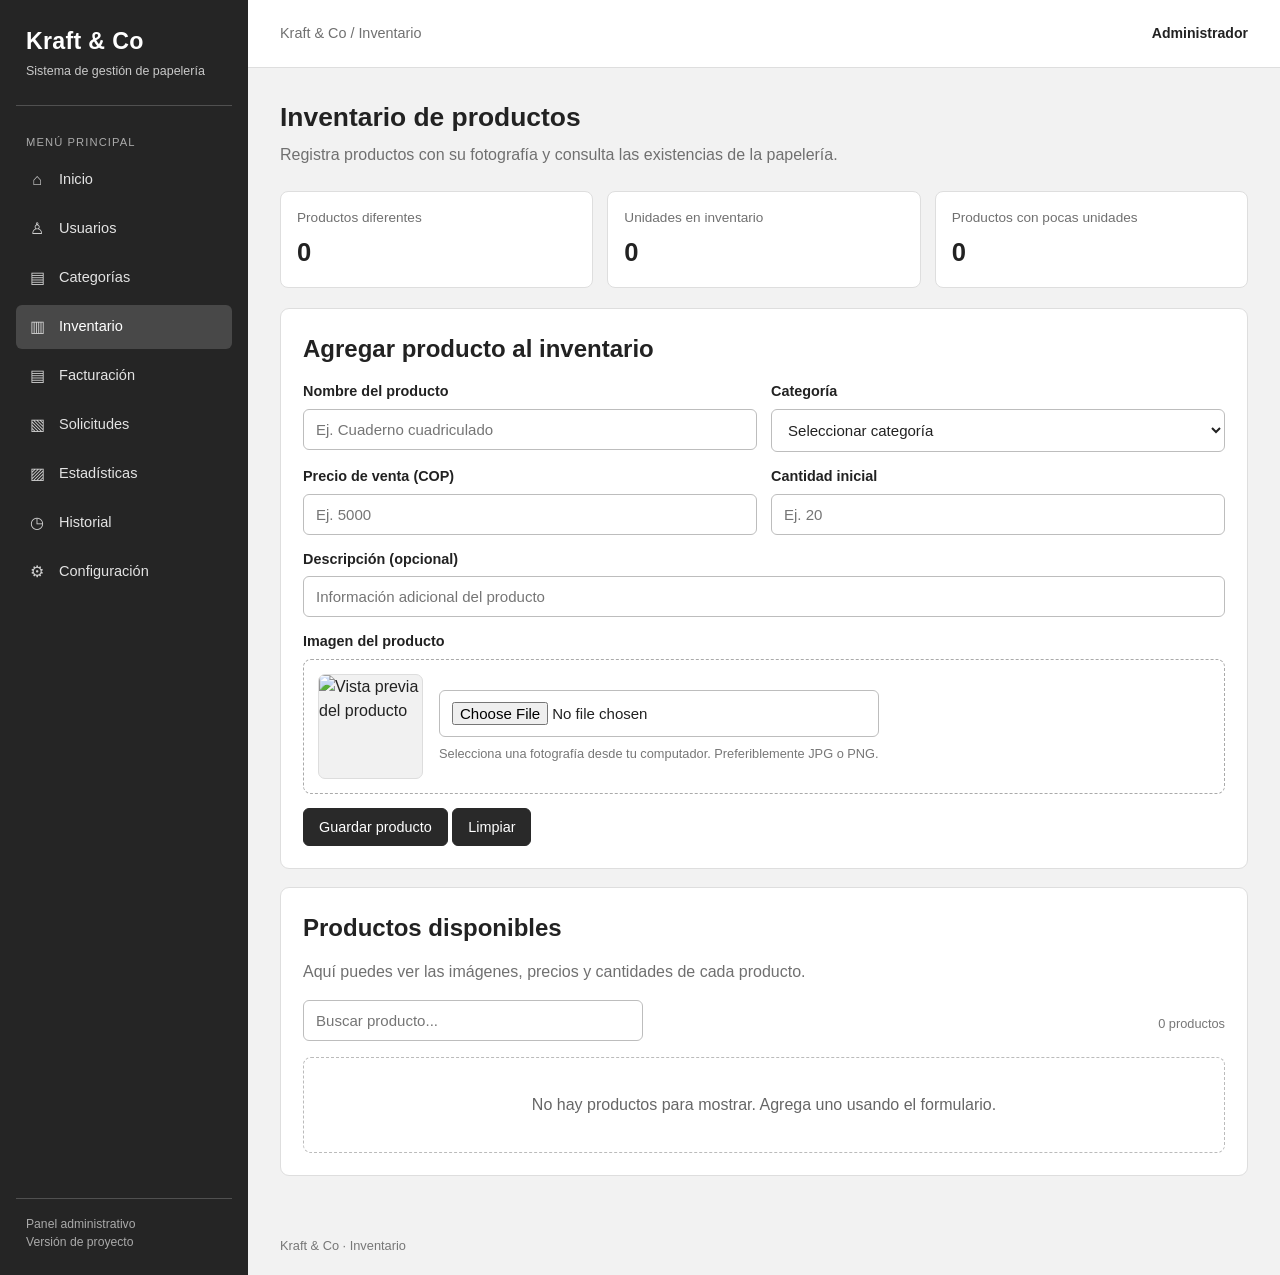
<file: backend/modulos/inventario/index.html>
<!DOCTYPE html>
<html lang="es">
<head>
    <meta charset="UTF-8">
    <meta name="viewport" content="width=device-width, initial-scale=1.0">
    <title>Inventario | Kraft &amp; Co</title>
    <link rel="stylesheet" href="../../css/estilos.css">
    <style>
        .inventory-summary {
            display: grid;
            grid-template-columns: repeat(3, 1fr);
            gap: 14px;
            margin-bottom: 20px;
        }
        .summary-box {
            background: white;
            border: 1px solid #dedede;
            border-radius: 8px;
            padding: 16px;
        }
        .summary-box p { color: #707070; font-size: .85rem; }
        .summary-box strong { display: block; font-size: 1.6rem; margin-top: 5px; }
        .product-form {
            display: grid;
            grid-template-columns: repeat(2, minmax(0, 1fr));
            gap: 14px;
        }
        .product-form .full { grid-column: 1 / -1; }
        .image-area {
            border: 1px dashed #aaa;
            border-radius: 8px;
            padding: 14px;
            display: flex;
            align-items: center;
            gap: 16px;
            flex-wrap: wrap;
        }
        .image-preview {
            width: 105px;
            height: 105px;
            border: 1px solid #ddd;
            border-radius: 7px;
            object-fit: cover;
            background: #f1f1f1;
        }
        .inventory-toolbar {
            display: flex;
            justify-content: space-between;
            align-items: center;
            gap: 12px;
            flex-wrap: wrap;
            margin: 16px 0;
        }
        .inventory-toolbar input { max-width: 340px; }
        .product-grid {
            display: grid;
            grid-template-columns: repeat(auto-fill, minmax(220px, 1fr));
            gap: 16px;
        }
        .product-card {
            border: 1px solid #ddd;
            border-radius: 9px;
            overflow: hidden;
            background: #fff;
        }
        .product-card img {
            width: 100%;
            height: 155px;
            object-fit: cover;
            background: #eee;
            display: block;
        }
        .product-info { padding: 14px; }
        .product-info h3 { margin-bottom: 5px; }
        .product-category { color: #777; font-size: .82rem; }
        .product-price { font-weight: bold; margin: 10px 0 5px; }
        .stock-line { display: flex; justify-content: space-between; gap: 8px; font-size: .86rem; }
        .stock-low { font-weight: bold; text-decoration: underline; }
        .product-actions { display: flex; flex-wrap: wrap; gap: 7px; margin-top: 13px; }
        .product-actions button { padding: 7px 9px; font-size: .8rem; }
        .empty-inventory {
            padding: 35px 15px;
            text-align: center;
            border: 1px dashed #bbb;
            border-radius: 8px;
            color: #666;
            grid-column: 1 / -1;
        }
        .help-text { color: #777; font-size: .8rem; margin-top: 7px; }
        @media(max-width:650px) {
            .inventory-summary { grid-template-columns: 1fr; }
            .product-form { grid-template-columns: 1fr; }
            .product-form .full { grid-column: auto; }
        }
    </style>
</head>
<body>
<div class="app-layout">
    <aside class="sidebar">
        <div class="brand">
            <h1>Kraft &amp; Co</h1>
            <p>Sistema de gestión de papelería</p>
        </div>
        <div class="nav-title">Menú principal</div>
        <nav class="nav-list">
            <a href="../../index.html"><span class="nav-icon">⌂</span><span>Inicio</span></a>
            <a href="../usuarios/index.html"><span class="nav-icon">♙</span><span>Usuarios</span></a>
            <a href="../categorias/index.html"><span class="nav-icon">▤</span><span>Categorías</span></a>
            <a href="index.html" class="active"><span class="nav-icon">▥</span><span>Inventario</span></a>
            <a href="../facturacion/index.html"><span class="nav-icon">▤</span><span>Facturación</span></a>
            <a href="../solicitudes/index.html"><span class="nav-icon">▧</span><span>Solicitudes</span></a>
            <a href="../estadisticas/index.html"><span class="nav-icon">▨</span><span>Estadísticas</span></a>
            <a href="../historial/index.html"><span class="nav-icon">◷</span><span>Historial</span></a>
            <a href="../configuracion/index.html"><span class="nav-icon">⚙</span><span>Configuración</span></a>
        </nav>
        <div class="sidebar-foot">Panel administrativo<br>Versión de proyecto</div>
    </aside>

    <div class="main-area">
        <header class="topbar">
            <span class="crumb">Kraft &amp; Co / Inventario</span>
            <span class="user">Administrador</span>
        </header>

        <main class="page-content">
            <section class="intro">
                <h2>Inventario de productos</h2>
                <p>Registra productos con su fotografía y consulta las existencias de la papelería.</p>
            </section>

            <section class="inventory-summary">
                <div class="summary-box">
                    <p>Productos diferentes</p>
                    <strong id="totalProductos">0</strong>
                </div>
                <div class="summary-box">
                    <p>Unidades en inventario</p>
                    <strong id="totalUnidades">0</strong>
                </div>
                <div class="summary-box">
                    <p>Productos con pocas unidades</p>
                    <strong id="productosBajos">0</strong>
                </div>
            </section>

            <section class="bloque">
                <h2>Agregar producto al inventario</h2>
                <div class="product-form">
                    <div class="campo">
                        <label for="nombre">Nombre del producto</label>
                        <input type="text" id="nombre" placeholder="Ej. Cuaderno cuadriculado">
                    </div>
                    <div class="campo">
                        <label for="categoria">Categoría</label>
                        <select id="categoria">
                            <option value="">Seleccionar categoría</option>
                            <option>Cuadernos</option>
                            <option>Escritura</option>
                            <option>Papelería</option>
                            <option>Arte y manualidades</option>
                            <option>Otros</option>
                        </select>
                    </div>
                    <div class="campo">
                        <label for="precio">Precio de venta (COP)</label>
                        <input type="number" id="precio" min="0" placeholder="Ej. 5000">
                    </div>
                    <div class="campo">
                        <label for="cantidad">Cantidad inicial</label>
                        <input type="number" id="cantidad" min="0" step="1" placeholder="Ej. 20">
                    </div>
                    <div class="campo full">
                        <label for="descripcion">Descripción (opcional)</label>
                        <input type="text" id="descripcion" placeholder="Información adicional del producto">
                    </div>
                    <div class="campo full">
                        <label for="imagen">Imagen del producto</label>
                        <div class="image-area">
                            <img id="vistaPrevia" class="image-preview" alt="Vista previa del producto">
                            <div>
                                <input type="file" id="imagen" accept="image/*" onchange="mostrarImagen()">
                                <p class="help-text">Selecciona una fotografía desde tu computador. Preferiblemente JPG o PNG.</p>
                            </div>
                        </div>
                    </div>
                    <div class="full">
                        <button type="button" onclick="agregarProducto()">Guardar producto</button>
                        <button type="button" onclick="limpiarFormulario()">Limpiar</button>
                    </div>
                </div>
            </section>

            <section class="bloque">
                <h2>Productos disponibles</h2>
                <p class="descripcion">Aquí puedes ver las imágenes, precios y cantidades de cada producto.</p>
                <div class="inventory-toolbar">
                    <input type="search" id="buscar" placeholder="Buscar producto..." oninput="mostrarProductos()">
                    <span id="textoCantidad" class="help-text">0 productos</span>
                </div>
                <div id="listaProductos" class="product-grid"></div>
            </section>
        </main>
        <footer class="pie">Kraft &amp; Co · Inventario</footer>
    </div>
</div>
<script src="funciones.js"></script>
</body>
</html>
</file>
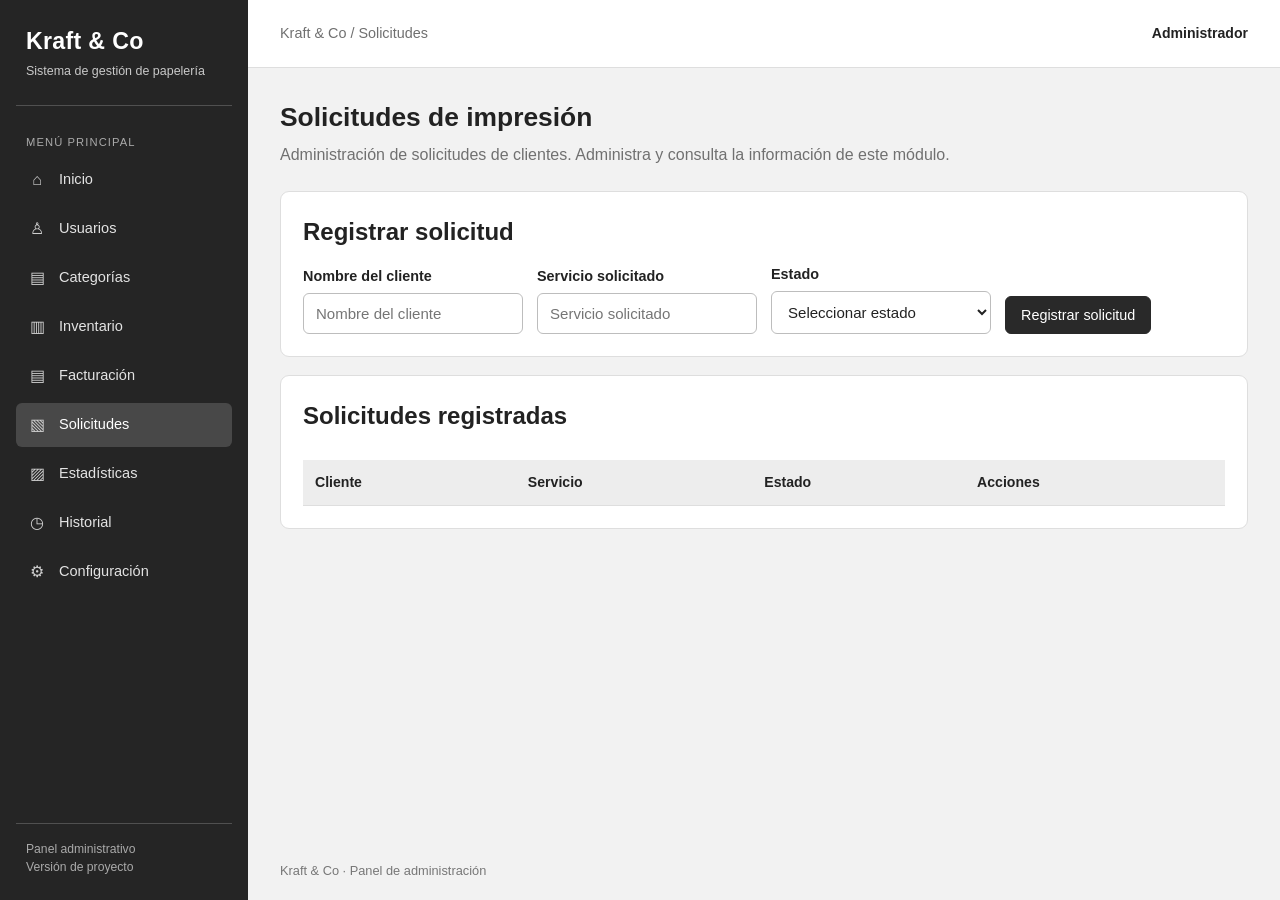
<file: backend/modulos/solicitudes/index.html>
<!DOCTYPE html>
<!DOCTYPE html>
<!DOCTYPE html>
<html lang="es">
 <head>
  <meta charset="utf-8"/>
  <meta content="width=device-width, initial-scale=1.0" name="viewport"/>
  <title>
   Solicitudes de impresión | Kraft &amp; Co
  </title>
  <link href="../../css/estilos.css" rel="stylesheet"/>
 </head>
 <body>
  <div class="app-layout">
   <!-- Menú lateral: enlaces para cambiar de sección -->
   <aside class="sidebar">
    <div class="brand">
     <h1>
      Kraft &amp; Co
     </h1>
     <p>
      Sistema de gestión de papelería
     </p>
    </div>
    <div class="nav-title">
     Menú principal
    </div>
    <nav class="nav-list">
     <a href="../../index.html">
      <span class="nav-icon">
       ⌂
      </span>
      <span>
       Inicio
      </span>
     </a>
     <a href="../../modulos/usuarios/index.html">
      <span class="nav-icon">
       ♙
      </span>
      <span>
       Usuarios
      </span>
     </a>
     <a href="../../modulos/categorias/index.html">
      <span class="nav-icon">
       ▤
      </span>
      <span>
       Categorías
      </span>
     </a>
     <a href="../../modulos/inventario/index.html">
      <span class="nav-icon">
       ▥
      </span>
      <span>
       Inventario
      </span>
     </a>
     <a href="../../modulos/facturacion/index.html">
      <span class="nav-icon">
       ▤
      </span>
      <span>
       Facturación
      </span>
     </a>
     <a class="active" href="../../modulos/solicitudes/index.html">
      <span class="nav-icon">
       ▧
      </span>
      <span>
       Solicitudes
      </span>
     </a>
     <a href="../../modulos/estadisticas/index.html">
      <span class="nav-icon">
       ▨
      </span>
      <span>
       Estadísticas
      </span>
     </a>
     <a href="../../modulos/historial/index.html">
      <span class="nav-icon">
       ◷
      </span>
      <span>
       Historial
      </span>
     </a>
     <a href="../../modulos/configuracion/index.html">
      <span class="nav-icon">
       ⚙
      </span>
      <span>
       Configuración
      </span>
     </a>
    </nav>
    <div class="sidebar-foot">
     Panel administrativo
     <br/>
     Versión de proyecto
    </div>
   </aside>
   <div class="main-area">
    <!-- Encabezado: muestra el nombre de la sección -->
    <header class="topbar">
     <span class="crumb">
      Kraft &amp; Co / Solicitudes
     </span>
     <span class="user">
      Administrador
     </span>
    </header>
    <!-- Contenido principal de esta página -->
    <main class="page-content">
     <section class="intro">
      <h2>
       Solicitudes de impresión
      </h2>
      <p>
       Administración de solicitudes de clientes. Administra y consulta la información de este módulo.
      </p>
     </section>
     <section class="bloque">
      <h2>
       Registrar solicitud
      </h2>
      <div class="formulario">
       <div class="campo">
        <label for="cliente">
         Nombre del cliente
        </label>
        <input id="cliente" placeholder="Nombre del cliente"/>
       </div>
       <div class="campo">
        <label for="servicio">
         Servicio solicitado
        </label>
        <input id="servicio" placeholder="Servicio solicitado"/>
       </div>
       <div class="campo">
        <label for="estado">
         Estado
        </label>
        <select id="estado">
         <option value="">
          Seleccionar estado
         </option>
         <option>
          Pendiente
         </option>
         <option>
          En proceso
         </option>
         <option>
          Finalizada
         </option>
        </select>
       </div>
       <div>
        <button onclick="registrarSolicitud()">
         Registrar solicitud
        </button>
       </div>
      </div>
     </section>
     <section class="bloque">
      <h2>
       Solicitudes registradas
      </h2>
      <div class="tabla-contenedor">
       <table>
        <thead>
         <tr>
          <th>
           Cliente
          </th>
          <th>
           Servicio
          </th>
          <th>
           Estado
          </th>
          <th>
           Acciones
          </th>
         </tr>
        </thead>
        <tbody id="tablaSolicitudes">
        </tbody>
       </table>
      </div>
     </section>
    </main>
    <footer class="pie">
     Kraft &amp; Co · Panel de administración
    </footer>
   </div>
  </div>
  <script src="funciones.js">
  </script>
 </body>
</html>
</file>
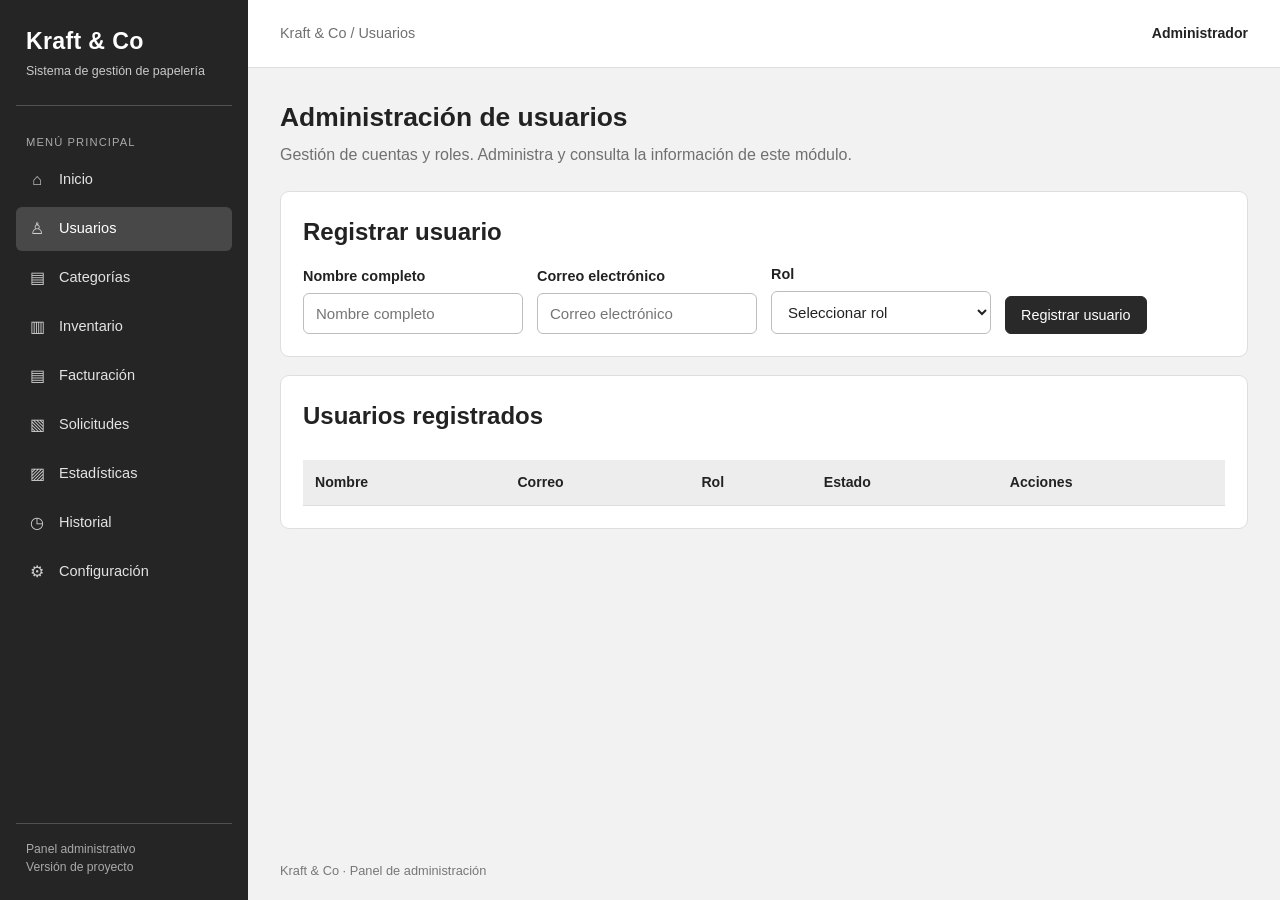
<file: backend/modulos/usuarios/index.html>
<!DOCTYPE html>
<!DOCTYPE html>
<!DOCTYPE html>
<html lang="es">
 <head>
  <meta charset="utf-8"/>
  <meta content="width=device-width, initial-scale=1.0" name="viewport"/>
  <title>
   Administración de usuarios | Kraft &amp; Co
  </title>
  <link href="../../css/estilos.css" rel="stylesheet"/>
 </head>
 <body>
  <div class="app-layout">
   <!-- Menú lateral: enlaces para cambiar de sección -->
   <aside class="sidebar">
    <div class="brand">
     <h1>
      Kraft &amp; Co
     </h1>
     <p>
      Sistema de gestión de papelería
     </p>
    </div>
    <div class="nav-title">
     Menú principal
    </div>
    <nav class="nav-list">
     <a href="../../index.html">
      <span class="nav-icon">
       ⌂
      </span>
      <span>
       Inicio
      </span>
     </a>
     <a class="active" href="../../modulos/usuarios/index.html">
      <span class="nav-icon">
       ♙
      </span>
      <span>
       Usuarios
      </span>
     </a>
     <a href="../../modulos/categorias/index.html">
      <span class="nav-icon">
       ▤
      </span>
      <span>
       Categorías
      </span>
     </a>
     <a href="../../modulos/inventario/index.html">
      <span class="nav-icon">
       ▥
      </span>
      <span>
       Inventario
      </span>
     </a>
     <a href="../../modulos/facturacion/index.html">
      <span class="nav-icon">
       ▤
      </span>
      <span>
       Facturación
      </span>
     </a>
     <a href="../../modulos/solicitudes/index.html">
      <span class="nav-icon">
       ▧
      </span>
      <span>
       Solicitudes
      </span>
     </a>
     <a href="../../modulos/estadisticas/index.html">
      <span class="nav-icon">
       ▨
      </span>
      <span>
       Estadísticas
      </span>
     </a>
     <a href="../../modulos/historial/index.html">
      <span class="nav-icon">
       ◷
      </span>
      <span>
       Historial
      </span>
     </a>
     <a href="../../modulos/configuracion/index.html">
      <span class="nav-icon">
       ⚙
      </span>
      <span>
       Configuración
      </span>
     </a>
    </nav>
    <div class="sidebar-foot">
     Panel administrativo
     <br/>
     Versión de proyecto
    </div>
   </aside>
   <div class="main-area">
    <!-- Encabezado: muestra el nombre de la sección -->
    <header class="topbar">
     <span class="crumb">
      Kraft &amp; Co / Usuarios
     </span>
     <span class="user">
      Administrador
     </span>
    </header>
    <!-- Contenido principal de esta página -->
    <main class="page-content">
     <section class="intro">
      <h2>
       Administración de usuarios
      </h2>
      <p>
       Gestión de cuentas y roles. Administra y consulta la información de este módulo.
      </p>
     </section>
     <section class="bloque">
      <h2>
       Registrar usuario
      </h2>
      <div class="formulario">
       <div class="campo">
        <label for="nombre">
         Nombre completo
        </label>
        <input id="nombre" placeholder="Nombre completo"/>
       </div>
       <div class="campo">
        <label for="correo">
         Correo electrónico
        </label>
        <input id="correo" placeholder="Correo electrónico" type="email"/>
       </div>
       <div class="campo">
        <label for="rol">
         Rol
        </label>
        <select id="rol">
         <option value="">
          Seleccionar rol
         </option>
         <option>
          Administrador
         </option>
         <option>
          Recepcionista
         </option>
         <option>
          Cliente
         </option>
        </select>
       </div>
       <div>
        <button onclick="registrarUsuario()">
         Registrar usuario
        </button>
       </div>
      </div>
     </section>
     <section class="bloque">
      <h2>
       Usuarios registrados
      </h2>
      <div class="tabla-contenedor">
       <table>
        <thead>
         <tr>
          <th>
           Nombre
          </th>
          <th>
           Correo
          </th>
          <th>
           Rol
          </th>
          <th>
           Estado
          </th>
          <th>
           Acciones
          </th>
         </tr>
        </thead>
        <tbody id="tablaUsuarios">
        </tbody>
       </table>
      </div>
     </section>
    </main>
    <footer class="pie">
     Kraft &amp; Co · Panel de administración
    </footer>
   </div>
  </div>
  <script src="funciones.js">
  </script>
 </body>
</html>
</file>
<file: backend/css/estilos.css>
*{margin:0;padding:0;box-sizing:border-box;font-family:Arial,Helvetica,sans-serif}
:root{--ink:#222;--muted:#707070;--line:#dedede;--paper:#fff;--canvas:#f2f2f2;--sidebar:#252525;--sidebar2:#343434}
body{background:var(--canvas);color:var(--ink);line-height:1.5;min-height:100vh}
a{color:inherit}
.app-layout{display:flex;min-height:100vh}
.sidebar{width:248px;flex:0 0 248px;background:var(--sidebar);color:#fff;padding:24px 16px;display:flex;flex-direction:column;min-height:100vh}
.brand{padding:0 10px 24px;border-bottom:1px solid #505050;margin-bottom:20px}
.brand h1{font-size:1.45rem;letter-spacing:.3px}
.brand p{font-size:.78rem;color:#c9c9c9;margin-top:3px}
.nav-title{font-size:.7rem;text-transform:uppercase;letter-spacing:1.1px;color:#aaa;padding:0 10px;margin:8px 0}
.nav-list{display:flex;flex-direction:column;gap:5px}
.nav-list a{display:flex;align-items:center;gap:11px;text-decoration:none;padding:10px;border-radius:6px;color:#e3e3e3;font-size:.91rem}
.nav-list a:hover,.nav-list a.active{background:#484848;color:#fff}
.nav-icon{width:22px;text-align:center;font-size:1rem;color:#cfcfcf}
.sidebar-foot{margin-top:auto;border-top:1px solid #505050;padding:16px 10px 0;color:#aaa;font-size:.76rem}
.main-area{min-width:0;flex:1;display:flex;flex-direction:column}
.topbar{height:68px;background:#fff;border-bottom:1px solid var(--line);display:flex;align-items:center;justify-content:space-between;padding:0 32px;gap:16px}
.topbar .crumb{font-size:.9rem;color:var(--muted)}
.topbar .user{font-size:.88rem;font-weight:700}
.page-content{width:min(1200px,100%);padding:30px 32px 42px;margin:0 auto;flex:1}
.intro{margin-bottom:24px}
.intro h2{font-size:1.65rem;margin-bottom:5px}
.intro p,.descripcion{color:var(--muted)}
.bloque{background:var(--paper);border:1px solid var(--line);border-radius:9px;padding:22px;margin:18px 0}
.bloque h2,.bloque h3{margin-bottom:14px}
.tarjetas{display:grid;grid-template-columns:repeat(auto-fit,minmax(205px,1fr));gap:14px;margin-top:18px}
.tarjeta{display:flex;flex-direction:column;gap:7px;min-height:130px;padding:18px;background:#fff;border:1px solid #d7d7d7;border-radius:8px;text-decoration:none;transition:transform .15s,border-color .15s}
.tarjeta:hover{transform:translateY(-2px);border-color:#777}
.tarjeta .nombre{font-weight:700;font-size:1rem}
.tarjeta .detalle{font-size:.88rem;color:var(--muted)}
.tarjeta .ir{margin-top:auto;font-size:.84rem;font-weight:700}
.formulario{display:grid;grid-template-columns:repeat(auto-fit,minmax(205px,1fr));gap:14px;align-items:end}
.campo{display:flex;flex-direction:column;gap:6px}
label{font-size:.9rem;font-weight:700}
input,select,textarea{width:100%;padding:11px 12px;border:1px solid #bdbdbd;border-radius:6px;background:#fff;color:#222;font-size:.94rem}
input:focus,select:focus,textarea:focus{outline:2px solid #888;outline-offset:1px}
button,.boton{background:#292929;color:#fff;border:1px solid #292929;padding:10px 15px;border-radius:6px;cursor:pointer;font-size:.9rem;text-decoration:none;display:inline-block}
button:hover,.boton:hover{background:#555}
table{width:100%;border-collapse:collapse;margin-top:12px;min-width:580px}
.tabla-contenedor{width:100%;overflow-x:auto}
th,td{border-bottom:1px solid var(--line);padding:12px;text-align:left;vertical-align:middle}
th{background:#ededed;font-size:.88rem}
tr:hover td{background:#fafafa}
.seccion{margin-top:28px}
.resumen-grid{display:grid;grid-template-columns:repeat(auto-fit,minmax(170px,1fr));gap:14px}
.resumen-item{padding:18px;border:1px solid var(--line);border-radius:8px;background:#fff}
.resumen-item h3{font-size:.88rem;color:var(--muted);font-weight:600}
.resumen-item strong{display:block;font-size:1.8rem;margin-top:5px}
.pie{padding:0 32px 20px;color:#777;font-size:.8rem}
@media(max-width:760px){
 .app-layout{display:block}
 .sidebar{width:100%;min-height:0;padding:14px;display:block}
 .brand{padding:0 6px 12px;margin-bottom:10px}
 .nav-title,.sidebar-foot{display:none}
 .nav-list{display:grid;grid-template-columns:repeat(2,minmax(0,1fr));gap:4px}
 .nav-list a{padding:8px;font-size:.82rem}
 .topbar{height:54px;padding:0 18px}
 .page-content{padding:22px 16px 32px}
 .intro h2{font-size:1.4rem}
 .bloque{padding:16px}
 .pie{padding:0 16px 18px}
}


/* Panel de inicio: indicadores, gráfica y actividad reciente */
.kpi-grid{display:grid;grid-template-columns:repeat(4,minmax(0,1fr));gap:14px;margin:20px 0}
.kpi{background:#fff;border:1px solid var(--line);border-radius:9px;padding:17px}
.kpi .kpi-label{font-size:.85rem;color:var(--muted)}
.kpi .kpi-value{font-size:1.75rem;font-weight:700;margin-top:5px}
.kpi .kpi-note{font-size:.78rem;color:var(--muted);margin-top:3px}
.dashboard-grid{display:grid;grid-template-columns:minmax(0,1.7fr) minmax(260px,1fr);gap:18px;align-items:start}
.chart-wrap{height:245px;display:flex;align-items:flex-end;gap:clamp(8px,2vw,20px);padding:18px 10px 28px;border-bottom:1px solid var(--line);position:relative}
.chart-column{height:100%;flex:1;display:flex;flex-direction:column;justify-content:flex-end;align-items:center;gap:8px;min-width:0}
.chart-value{font-size:.72rem;color:var(--muted)}
.chart-bar{width:min(42px,72%);min-height:4px;background:#555;border:1px solid #444;border-radius:5px 5px 0 0}
.chart-day{font-size:.76rem;color:var(--muted)}
.chart-legend{font-size:.82rem;color:var(--muted);margin-top:12px}
.panel-list{display:flex;flex-direction:column;gap:0}
.panel-row{display:flex;align-items:center;justify-content:space-between;gap:12px;padding:12px 0;border-bottom:1px solid var(--line)}
.panel-row:last-child{border-bottom:0}
.person{display:flex;align-items:center;gap:10px;min-width:0}
.avatar{width:34px;height:34px;flex:0 0 34px;border-radius:50%;background:#e5e5e5;display:grid;place-items:center;font-weight:700;color:#333}
.person-name{font-size:.9rem;font-weight:700}
.person-role{font-size:.78rem;color:var(--muted)}
.status{font-size:.76rem;border:1px solid #aaa;border-radius:20px;padding:3px 9px;white-space:nowrap}
.operation-time{font-size:.78rem;color:var(--muted);white-space:nowrap}
.operation-desc{font-size:.88rem}
.operation-user{font-size:.78rem;color:var(--muted)}
@media(max-width:950px){.kpi-grid{grid-template-columns:repeat(2,minmax(0,1fr))}.dashboard-grid{grid-template-columns:1fr}}
@media(max-width:480px){.kpi-grid{grid-template-columns:1fr 1fr}.kpi{padding:13px}.kpi .kpi-value{font-size:1.45rem}.chart-wrap{gap:6px}.chart-day{font-size:.68rem}}
</file>
